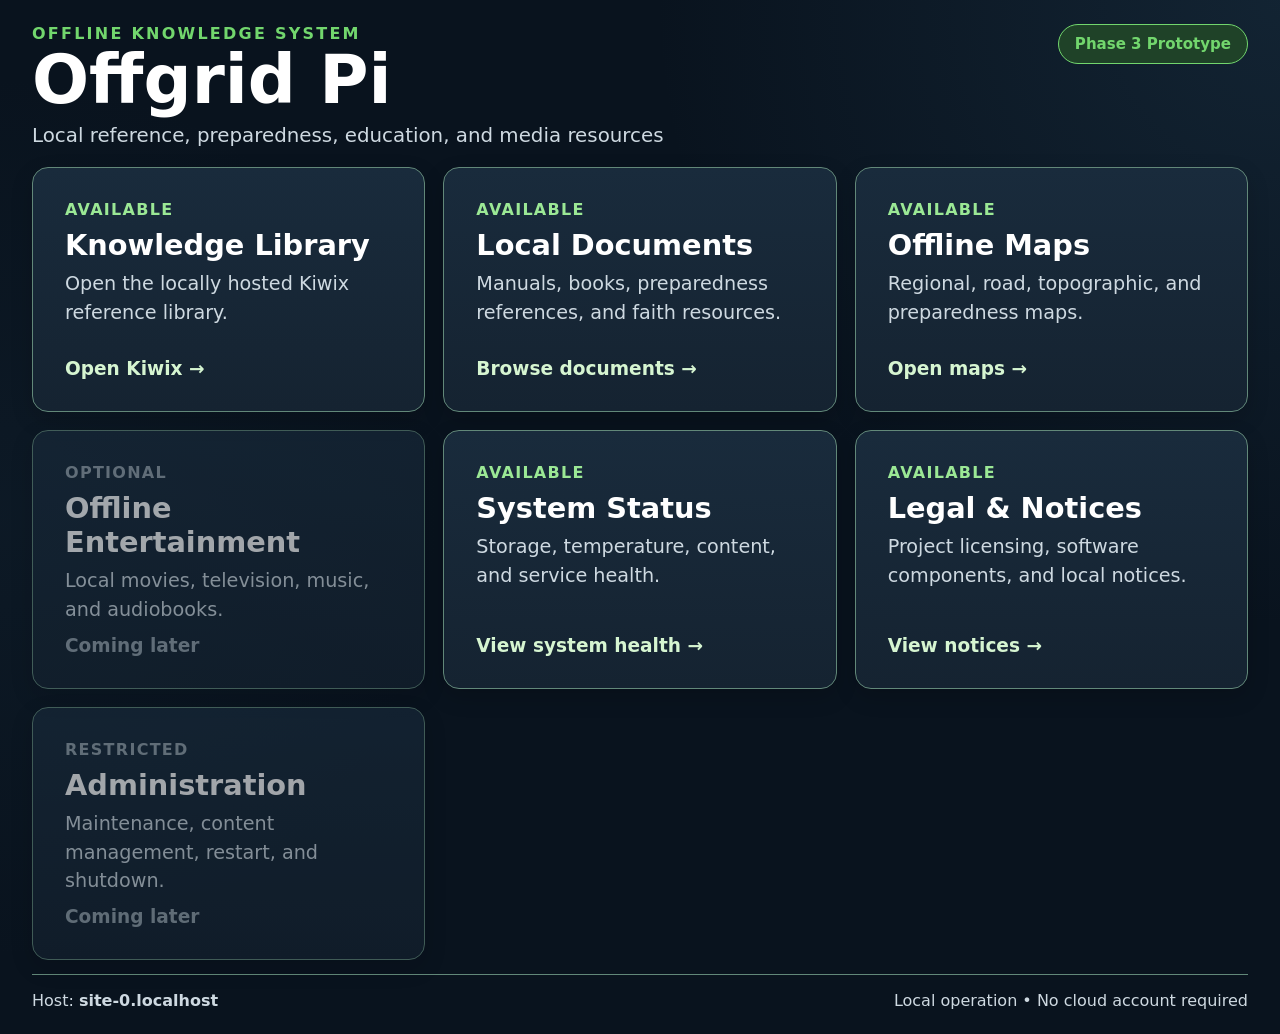
<file: dashboard/index.html>
<!doctype html>
<html lang="en">
<head>
  <meta charset="utf-8">
  <meta
    name="viewport"
    content="width=device-width, initial-scale=1"
  >
  <meta
    name="description"
    content="Offgrid Pi local knowledge dashboard"
  >

  <title>Offgrid Pi</title>

  <link rel="stylesheet" href="css/styles.css">
</head>

<body>
  <div class="page">
    <header class="site-header">
      <div>
        <p class="eyebrow">Offline Knowledge System</p>
        <h1>Offgrid Pi</h1>
        <p class="subtitle">
          Local reference, preparedness, education, and media resources
        </p>
      </div>

      <div class="status-badge">
        Phase 3 Prototype
      </div>
    </header>

    <main>
      <section class="dashboard-grid" aria-label="Offgrid Pi services">

        <a class="card card-active" id="kiwix-link" href="#">
          <span class="card-label">Available</span>
          <h2>Knowledge Library</h2>
          <p>
            Open the locally hosted Kiwix reference library.
          </p>
          <span class="card-action">Open Kiwix →</span>
        </a>

        <a class="card card-active" id="documents-link" href="#">
          <span class="card-label">Available</span>
          <h2>Local Documents</h2>
          <p>
            Manuals, books, preparedness references, and faith resources.
          </p>
          <span class="card-action">Browse documents →</span>
        </a>

        <a class="card card-active" id="maps-link" href="http://127.0.0.1:8084/">
          <span class="card-label">Available</span>
          <h2>Offline Maps</h2>
          <p>
            Regional, road, topographic, and preparedness maps.
          </p>
          <span class="card-action">Open maps →</span>
        </a>

        <div class="card card-disabled" aria-disabled="true">
          <span class="card-label">Optional</span>
          <h2>Offline Entertainment</h2>
          <p>
            Local movies, television, music, and audiobooks.
          </p>
          <span class="card-action">Coming later</span>
        </div>

        <a class="card card-active" href="status/">
          <span class="card-label">Available</span>
          <h2>System Status</h2>
          <p>
            Storage, temperature, content, and service health.
          </p>
          <span class="card-action">View system health →</span>
        </a>

        <a class="card card-active" href="legal/">
          <span class="card-label">Available</span>
          <h2>Legal &amp; Notices</h2>
          <p>
            Project licensing, software components, and local notices.
          </p>
          <span class="card-action">View notices →</span>
        </a>

        <div class="card card-disabled" aria-disabled="true">
          <span class="card-label">Restricted</span>
          <h2>Administration</h2>
          <p>
            Maintenance, content management, restart, and shutdown.
          </p>
          <span class="card-action">Coming later</span>
        </div>

      </section>
    </main>

    <footer class="site-footer">
      <span>Host: <strong id="dashboard-host">offgridpi</strong></span>
      <span>Local operation • No cloud account required</span>
    </footer>
  </div>

  <script src="js/app.js"></script>
</body>
</html>
</file>
<file: dashboard/css/styles.css>
:root {
  color-scheme: dark;
  font-family:
    system-ui,
    -apple-system,
    BlinkMacSystemFont,
    "Segoe UI",
    sans-serif;

  --background: #0b1118;
  --surface: #141e29;
  --surface-hover: #1a2836;
  --border: #2b3a49;
  --text: #f3f6f8;
  --muted: #aebbc7;
  --accent: #71c49b;
  --accent-dark: #183b2d;
  --disabled: #77838e;
}

* {
  box-sizing: border-box;
}

html,
body {
  min-height: 100%;
  margin: 0;
}

body {
  background:
    radial-gradient(circle at top right, #172a36 0, transparent 35%),
    var(--background);
  color: var(--text);
}

.page {
  width: min(1120px, 100%);
  min-height: 100vh;
  margin: 0 auto;
  padding: 20px;
  display: flex;
  flex-direction: column;
}

.site-header {
  display: flex;
  align-items: flex-start;
  justify-content: space-between;
  gap: 20px;
  margin-bottom: 18px;
}

.eyebrow {
  margin: 0 0 4px;
  color: var(--accent);
  font-size: 0.78rem;
  font-weight: 700;
  letter-spacing: 0.14em;
  text-transform: uppercase;
}

h1 {
  margin: 0;
  font-size: clamp(2rem, 5vw, 3.25rem);
  line-height: 1;
}

.subtitle {
  margin: 8px 0 0;
  color: var(--muted);
  font-size: 0.95rem;
}

.status-badge {
  flex-shrink: 0;
  padding: 8px 12px;
  border: 1px solid var(--accent);
  border-radius: 999px;
  background: var(--accent-dark);
  color: var(--accent);
  font-size: 0.78rem;
  font-weight: 700;
}

main {
  flex: 1;
}

.dashboard-grid {
  display: grid;
  grid-template-columns: repeat(3, minmax(0, 1fr));
  gap: 14px;
}

.card {
  min-height: 148px;
  padding: 17px;
  border: 1px solid var(--border);
  border-radius: 14px;
  background: var(--surface);
  color: var(--text);
  text-decoration: none;
  display: flex;
  flex-direction: column;
  transition:
    transform 140ms ease,
    border-color 140ms ease,
    background 140ms ease;
}

.card h2 {
  margin: 7px 0 6px;
  font-size: 1.12rem;
}

.card p {
  margin: 0;
  color: var(--muted);
  font-size: 0.88rem;
  line-height: 1.4;
}

.card-label {
  color: var(--accent);
  font-size: 0.7rem;
  font-weight: 700;
  letter-spacing: 0.08em;
  text-transform: uppercase;
}

.card-action {
  margin-top: auto;
  padding-top: 12px;
  font-size: 0.82rem;
  font-weight: 700;
}

.card-active:hover,
.card-active:focus-visible {
  transform: translateY(-2px);
  border-color: var(--accent);
  background: var(--surface-hover);
  outline: none;
}

.card-disabled {
  opacity: 0.62;
}

.card-disabled .card-label,
.card-disabled .card-action {
  color: var(--disabled);
}

.site-footer {
  margin-top: 16px;
  padding-top: 12px;
  border-top: 1px solid var(--border);
  color: var(--muted);
  display: flex;
  justify-content: space-between;
  gap: 12px;
  font-size: 0.76rem;
}

@media (max-width: 760px) {
  .dashboard-grid {
    grid-template-columns: repeat(2, minmax(0, 1fr));
  }

  .site-header {
    flex-direction: column;
  }
}

@media (max-width: 500px) {
  .dashboard-grid {
    grid-template-columns: 1fr;
  }

  .site-footer {
    flex-direction: column;
  }
}

.header-actions {
  display: flex;
  align-items: center;
  justify-content: flex-end;
  gap: 10px;
  flex-wrap: wrap;
}

.dashboard-return {
  display: inline-flex;
  align-items: center;
  min-height: 34px;
  padding: 7px 11px;
  border: 1px solid var(--border);
  border-radius: 9px;
  background: var(--surface);
  color: var(--accent);
  font-size: 0.78rem;
  font-weight: 700;
  text-decoration: none;
  white-space: nowrap;
}

.dashboard-return:hover,
.dashboard-return:focus-visible {
  border-color: var(--accent);
  background: var(--accent-dark);
}

@media (max-width: 760px) {
  .header-actions {
    width: 100%;
    justify-content: space-between;
  }
}

/* Larger appliance layout for 1080p-class displays. */
@media (min-width: 1100px) and (min-height: 700px) {
  .page {
    width: min(1820px, 100%);
    padding: 24px 32px;
  }

  .site-header {
    gap: 28px;
    margin-bottom: 20px;
  }

  .eyebrow {
    font-size: 1rem;
  }

  h1 {
    font-size: 4.2rem;
  }

  .subtitle {
    margin-top: 10px;
    font-size: 1.24rem;
  }

  .status-badge {
    padding: 10px 16px;
    font-size: 0.94rem;
  }

  .dashboard-grid {
    gap: 18px;
  }

  .card {
    min-height: 245px;
    padding: 32px;
    border-radius: 16px;
  }

  .card h2 {
    margin: 9px 0 8px;
    font-size: 1.8rem;
  }

  .card p {
    font-size: 1.2rem;
    line-height: 1.5;
  }

  .card-label {
    font-size: 1rem;
  }

  .card-action {
    padding-top: 10px;
    font-size: 1.16rem;
  }

  .site-footer {
    margin-top: 14px;
    padding-top: 16px;
    font-size: 1rem;
  }
}

/* Dashboard color and contrast refinement. */
:root {
  --bg: #09131e;
  --surface: #172737;
  --hover: #21374a;
  --border: #628879;
  --text: #ffffff;
  --muted: #ced9e1;
  --accent: #72d66d;
  --accent-dark: #1f4228;
  --disabled: #95a3ad;
}

body {
  background:
    radial-gradient(
      circle at top right,
      rgba(52, 94, 124, 0.22) 0,
      transparent 38%
    ),
    radial-gradient(
      circle at left center,
      rgba(34, 61, 80, 0.15) 0,
      transparent 32%
    ),
    var(--bg);
  color: var(--text);
}

.card {
  border-color: var(--border);
  background:
    linear-gradient(
      180deg,
      #192b3c 0%,
      #152331 100%
    );
  color: var(--text);
  box-shadow: 0 8px 22px rgba(0, 0, 0, 0.16);
}

.card h2 {
  color: #ffffff;
}

.card p {
  color: var(--muted);
}

.card-label {
  color: #9be895;
}

.card-action {
  color: #d6f5d1;
}

.card-active:hover,
.card-active:focus-visible {
  border-color: var(--accent);
  background:
    linear-gradient(
      180deg,
      #21374a 0%,
      #1a2d3e 100%
    );
  box-shadow: 0 12px 28px rgba(0, 0, 0, 0.24);
}
</file>
